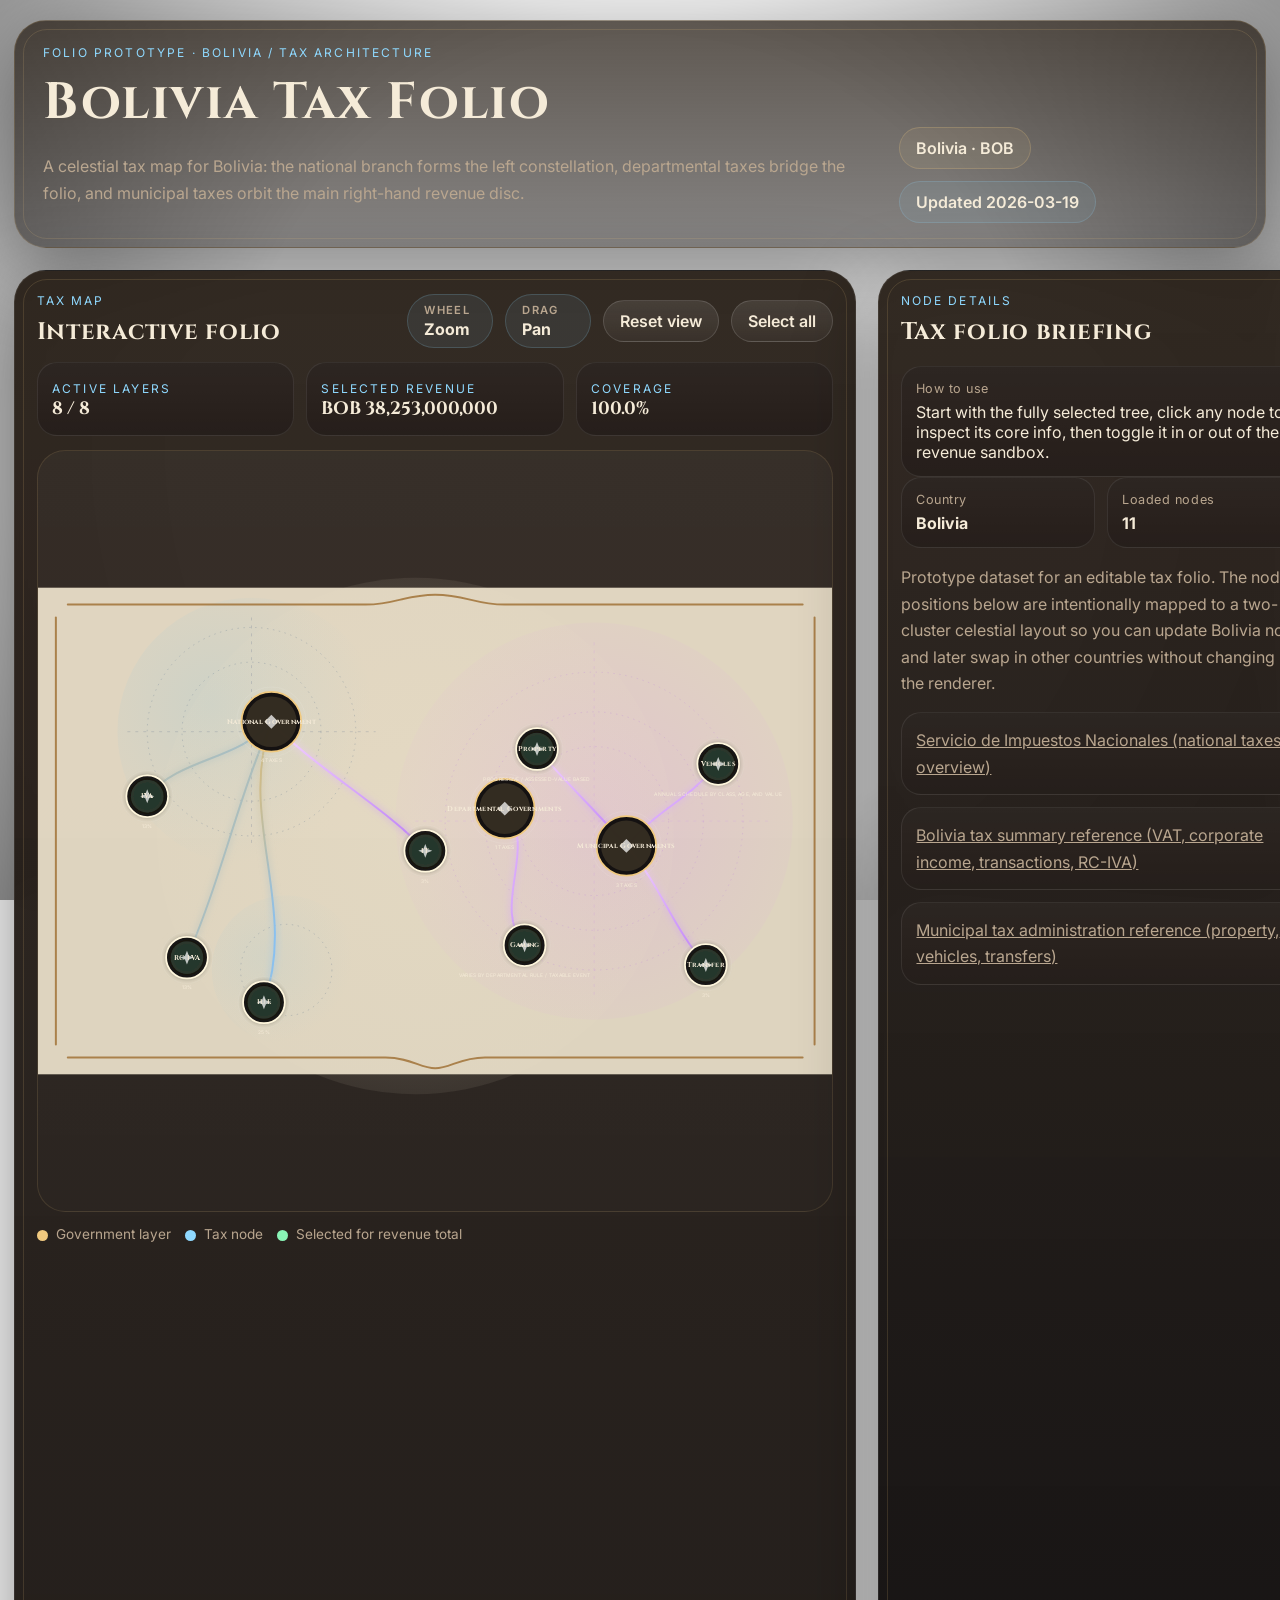
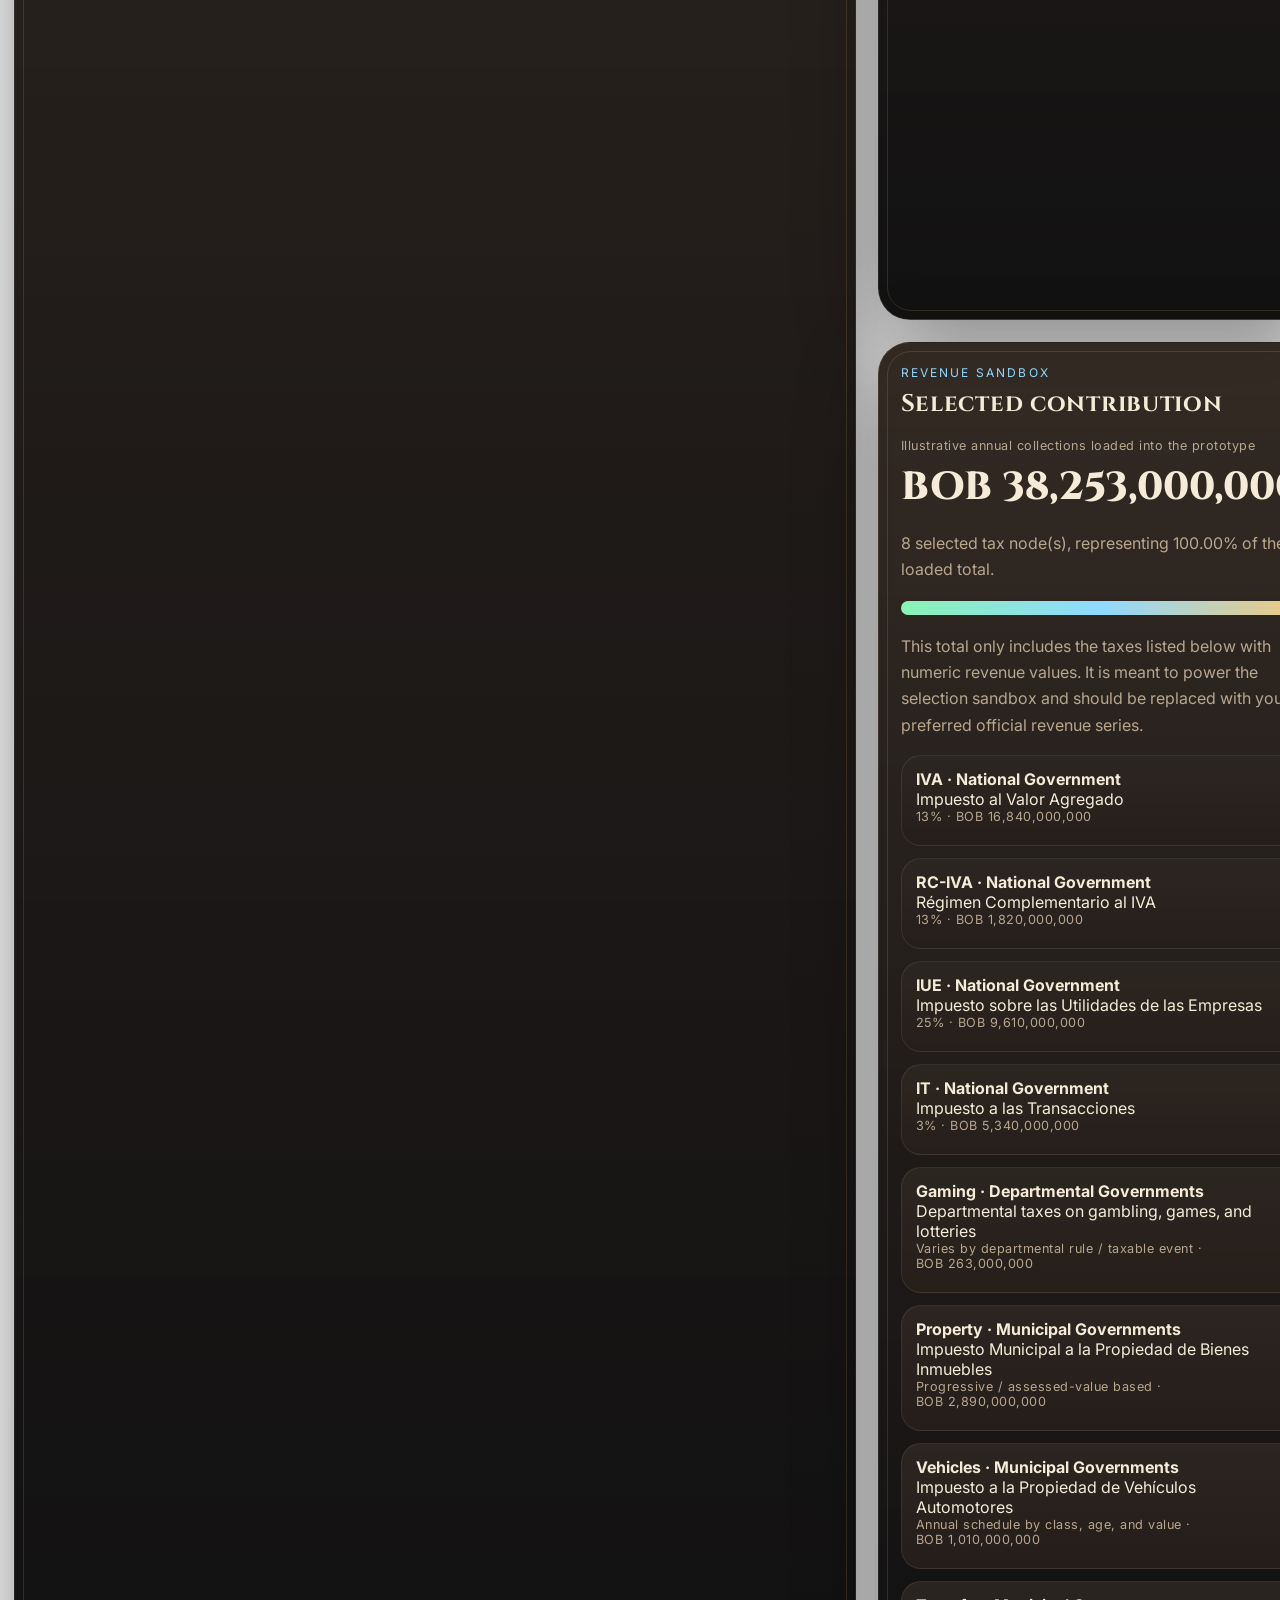
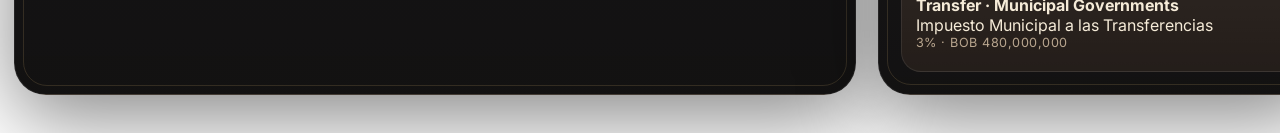
<file: index.html>
<!DOCTYPE html>
<html lang="en">
  <head>
    <meta charset="UTF-8" />
    <meta name="viewport" content="width=device-width, initial-scale=1.0" />
    <title>Tax Folios | Bolivia</title>
    <link rel="preconnect" href="https://fonts.googleapis.com" />
    <link rel="preconnect" href="https://fonts.gstatic.com" crossorigin />
    <link
      href="https://fonts.googleapis.com/css2?family=Cinzel:wght@500;600;700&family=Inter:wght@400;500;600;700;800&display=swap"
      rel="stylesheet"
    />
    <link rel="stylesheet" href="styles.css" />
  </head>
  <body>
    <div class="app-shell">
      <header class="hero ornate-frame">
        <div>
          <p class="eyebrow">Folio prototype · Bolivia / tax architecture</p>
          <h1>Bolivia Tax Folio</h1>
          <p class="hero-copy">
            A celestial tax map for Bolivia: the national branch forms the left constellation,
            departmental taxes bridge the folio, and municipal taxes orbit the main right-hand
            revenue disc.
          </p>
        </div>
        <div class="hero-meta">
          <span id="country-pill" class="pill"></span>
          <span id="updated-pill" class="pill pill-secondary"></span>
        </div>
      </header>

      <main class="layout-grid">
        <section class="tree-panel glass-card ornate-frame">
          <div class="panel-header folio-header">
            <div>
              <p class="section-kicker">Tax map</p>
              <h2>Interactive folio</h2>
            </div>
            <div class="toolbar-cluster">
              <div class="control-pod">
                <span>Wheel</span>
                <strong>Zoom</strong>
              </div>
              <div class="control-pod">
                <span>Drag</span>
                <strong>Pan</strong>
              </div>
              <button id="reset-view-button" class="ghost-button">Reset view</button>
              <button id="reset-button" class="ghost-button">Select all</button>
            </div>
          </div>

          <div class="tree-hud">
            <div class="hud-card">
              <span class="hud-label">Active layers</span>
              <strong id="active-count">0 / 0</strong>
            </div>
            <div class="hud-card">
              <span class="hud-label">Selected revenue</span>
              <strong id="selected-revenue">--</strong>
            </div>
            <div class="hud-card">
              <span class="hud-label">Coverage</span>
              <strong id="coverage-value">--</strong>
            </div>
          </div>

          <div id="tree-viewport" class="tree-viewport" aria-label="Tax folio viewport">
            <svg id="tree-canvas" viewBox="0 0 1600 980" aria-labelledby="tree-title" role="img">
              <title id="tree-title">Bolivia tax skill tree</title>
              <defs>
                <filter id="glow" x="-50%" y="-50%" width="200%" height="200%">
                  <feGaussianBlur stdDeviation="7" result="coloredBlur"></feGaussianBlur>
                  <feMerge>
                    <feMergeNode in="coloredBlur"></feMergeNode>
                    <feMergeNode in="SourceGraphic"></feMergeNode>
                  </feMerge>
                </filter>
                <radialGradient id="paperGlow" cx="50%" cy="50%" r="65%">
                  <stop offset="0%" stop-color="#eadfc6" stop-opacity="0.36" />
                  <stop offset="100%" stop-color="#eadfc6" stop-opacity="0" />
                </radialGradient>
                <radialGradient id="leftClusterGlow" cx="35%" cy="40%" r="60%">
                  <stop offset="0%" stop-color="#87c5df" stop-opacity="0.23" />
                  <stop offset="100%" stop-color="#87c5df" stop-opacity="0" />
                </radialGradient>
                <radialGradient id="rightClusterGlow" cx="50%" cy="50%" r="66%">
                  <stop offset="0%" stop-color="#df8ff3" stop-opacity="0.26" />
                  <stop offset="100%" stop-color="#df8ff3" stop-opacity="0" />
                </radialGradient>
                <linearGradient id="leftLine" x1="0%" x2="100%" y1="0%" y2="100%">
                  <stop offset="0%" stop-color="#d7bb7d" />
                  <stop offset="100%" stop-color="#7fc1ff" />
                </linearGradient>
                <linearGradient id="rightLine" x1="0%" x2="100%" y1="0%" y2="100%">
                  <stop offset="0%" stop-color="#f8d7ff" />
                  <stop offset="100%" stop-color="#ba7df7" />
                </linearGradient>
              </defs>
              <g class="background-layer rendered">
                <rect x="0" y="0" width="1600" height="980" class="folio-paper"></rect>
                <circle cx="430" cy="290" r="270" class="left-disc"></circle>
                <circle cx="500" cy="770" r="150" class="left-disc small"></circle>
                <circle cx="1120" cy="470" r="400" class="right-disc"></circle>
                <circle cx="760" cy="500" r="520" class="paper-glow"></circle>
                <circle cx="430" cy="290" r="210" class="chart-ring left-ring"></circle>
                <circle cx="430" cy="290" r="140" class="chart-ring left-ring"></circle>
                <circle cx="500" cy="770" r="92" class="chart-ring left-ring"></circle>
                <circle cx="1120" cy="470" r="300" class="chart-ring right-ring"></circle>
                <circle cx="1120" cy="470" r="220" class="chart-ring right-ring"></circle>
                <circle cx="1120" cy="470" r="150" class="chart-ring right-ring"></circle>
                <path class="chart-axis left-axis" d="M430 60 L430 520 M180 290 L680 290"></path>
                <path class="chart-axis right-axis" d="M1120 110 L1120 830 M760 470 L1480 470"></path>
                <path class="frame-ornament top" d="M60 34 H660 C720 34 740 14 800 14 C860 14 880 34 940 34 H1540"></path>
                <path class="frame-ornament bottom" d="M60 946 H700 C750 946 770 968 800 968 C830 968 850 946 900 946 H1540"></path>
                <path class="frame-ornament left" d="M36 60 V920"></path>
                <path class="frame-ornament right" d="M1564 60 V920"></path>
              </g>
              <g id="pan-layer">
                <g id="tree-layer"></g>
              </g>
            </svg>
          </div>

          <div class="legend">
            <span><i class="legend-dot legend-group"></i>Government layer</span>
            <span><i class="legend-dot legend-tax"></i>Tax node</span>
            <span><i class="legend-dot legend-selected"></i>Selected for revenue total</span>
          </div>
        </section>

        <aside class="sidebar-stack">
          <section class="detail-panel glass-card ornate-frame">
            <div class="panel-header compact">
              <div>
                <p class="section-kicker">Node details</p>
                <h2 id="detail-title">Tax folio briefing</h2>
              </div>
            </div>
            <div id="detail-content" class="detail-content"></div>
          </section>

          <section class="summary-panel glass-card ornate-frame">
            <div class="panel-header compact">
              <div>
                <p class="section-kicker">Revenue sandbox</p>
                <h2>Selected contribution</h2>
              </div>
            </div>
            <div id="summary-content" class="summary-content"></div>
          </section>
        </aside>
      </main>
    </div>

    <script type="module" src="app.js"></script>
  </body>
</html>
</file>
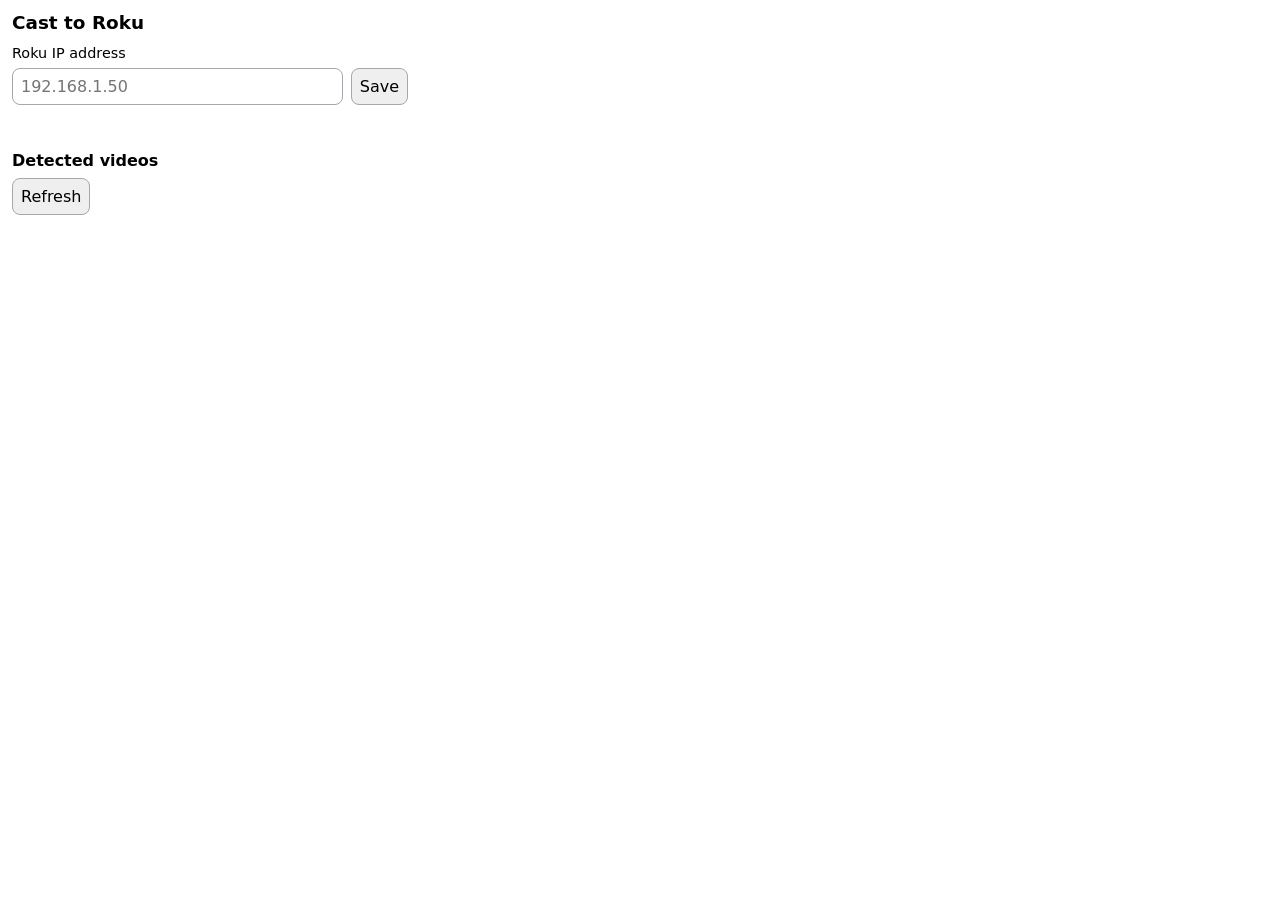
<file: popup.html>
<!doctype html>
<html lang="en">
  <head>
    <meta charset="utf-8" />
    <meta name="viewport" content="width=device-width, initial-scale=1" />
    <title>Cast to Roku</title>
    <link rel="stylesheet" href="popup.css" />
  </head>
  <body>
    <main>
      <h1>Cast to Roku</h1>

      <label for="rokuIp">Roku IP address</label>
      <div class="row">
        <input id="rokuIp" type="text" placeholder="192.168.1.50" />
        <button id="saveIp" type="button">Save</button>
      </div>

      <p id="status" role="status" aria-live="polite"></p>

      <h2>Detected videos</h2>
      <button id="refresh" type="button">Refresh</button>
      <ul id="videoList"></ul>
    </main>

    <template id="videoTemplate">
      <li>
        <div class="video-meta">
          <p class="video-title"></p>
          <p class="video-url"></p>
        </div>
        <button class="cast-btn" type="button">Cast</button>
      </li>
    </template>

    <script src="popup.js"></script>
  </body>
</html>
</file>
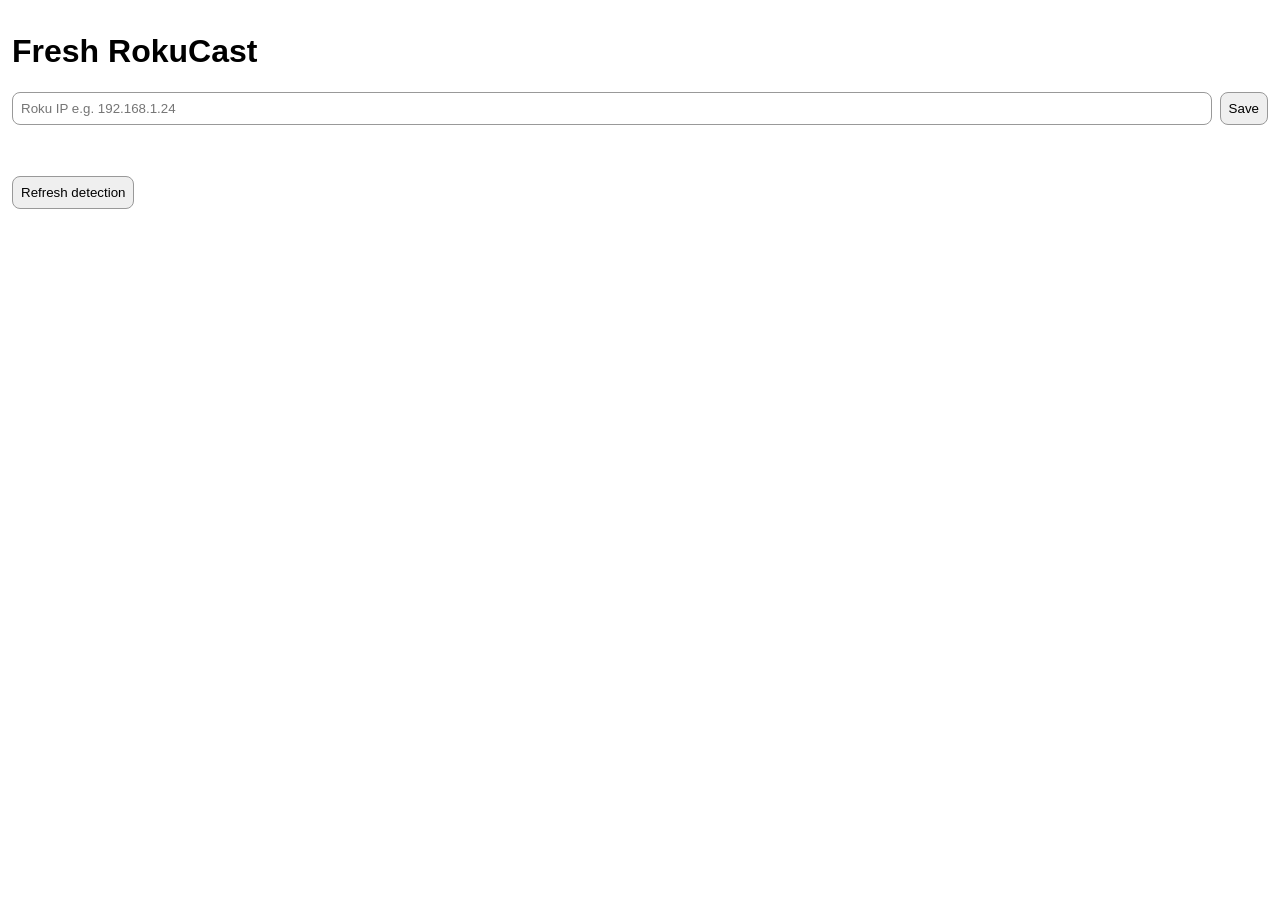
<file: fresh-rokucast/popup.html>
<!doctype html>
<html>
  <head>
    <meta charset="utf-8" />
    <meta name="viewport" content="width=device-width,initial-scale=1" />
    <title>Fresh RokuCast</title>
    <link rel="stylesheet" href="popup.css" />
  </head>
  <body>
    <main>
      <h1>Fresh RokuCast</h1>
      <div class="row">
        <input id="ip" placeholder="Roku IP e.g. 192.168.1.24" />
        <button id="save">Save</button>
      </div>
      <p id="status"></p>
      <button id="refresh">Refresh detection</button>
      <ul id="media"></ul>
    </main>
    <template id="itemTpl">
      <li>
        <div>
          <p class="title"></p>
          <p class="url"></p>
        </div>
        <button class="cast">Cast</button>
      </li>
    </template>
    <script src="popup.js"></script>
  </body>
</html>
</file>
<file: styles.css>
:root {
  --bg: #0d0a08;
  --panel: rgba(22, 17, 15, 0.82);
  --panel-strong: rgba(34, 27, 23, 0.94);
  --text: #f5ebd8;
  --muted: #b9a68f;
  --gold: #f0c97f;
  --cyan: #8fd9ff;
  --violet: #d597ff;
  --success: #89f4b6;
  --shadow: 0 22px 80px rgba(0, 0, 0, 0.48);
}

* {
  box-sizing: border-box;
}

html,
body {
  margin: 0;
  min-height: 100%;
}

body {
  font-family: 'Inter', sans-serif;
  color: var(--text);
  background:
    radial-gradient(circle at top, rgba(191, 147, 81, 0.28), transparent 28%),
    radial-gradient(circle at right 18% center, rgba(168, 109, 201, 0.18), transparent 26%),
    linear-gradient(165deg, #080605 0%, #15100c 42%, #06080d 100%);
}

body::before,
body::after {
  content: '';
  position: fixed;
  inset: 0;
  pointer-events: none;
}

body::before {
  background-image:
    linear-gradient(rgba(255,255,255,0.022) 1px, transparent 1px),
    linear-gradient(90deg, rgba(255,255,255,0.022) 1px, transparent 1px);
  background-size: 44px 44px;
  mask-image: radial-gradient(circle at center, black 48%, transparent 92%);
}

body::after {
  background: radial-gradient(circle at center, transparent 52%, rgba(0, 0, 0, 0.4) 100%);
}

button,
input {
  font: inherit;
}

.app-shell {
  width: min(1560px, calc(100vw - 28px));
  margin: 0 auto;
  padding: 20px 0 38px;
}

.hero,
.layout-grid {
  position: relative;
  z-index: 1;
}

.ornate-frame {
  position: relative;
}

.ornate-frame::before {
  content: '';
  position: absolute;
  inset: 8px;
  border: 1px solid rgba(240, 201, 127, 0.15);
  border-radius: 24px;
  pointer-events: none;
}

.hero {
  display: flex;
  justify-content: space-between;
  gap: 24px;
  align-items: flex-end;
  margin-bottom: 22px;
  padding: 24px 28px;
  background: linear-gradient(180deg, rgba(38, 29, 20, 0.74), rgba(14, 10, 8, 0.5));
  border: 1px solid rgba(240, 201, 127, 0.16);
  border-radius: 32px;
  box-shadow: var(--shadow);
}

.eyebrow,
.section-kicker,
.hud-label {
  margin: 0 0 8px;
  text-transform: uppercase;
  letter-spacing: 0.18em;
  font-size: 0.75rem;
  color: var(--cyan);
}

.hero h1,
.panel-header h2 {
  margin: 0;
  font-family: 'Cinzel', serif;
  letter-spacing: 0.03em;
}

.hero h1 {
  font-size: clamp(2.2rem, 4vw, 4.15rem);
}

.hero-copy {
  max-width: 840px;
  color: var(--muted);
  line-height: 1.7;
}

.hero-meta,
.toolbar-cluster {
  display: flex;
  gap: 12px;
  flex-wrap: wrap;
  align-items: center;
}

.pill,
.control-pod {
  padding: 10px 16px;
  border-radius: 999px;
  border: 1px solid rgba(240, 201, 127, 0.22);
  background: rgba(240, 201, 127, 0.08);
  font-weight: 600;
}

.pill-secondary,
.control-pod {
  background: rgba(143, 217, 255, 0.08);
  border-color: rgba(143, 217, 255, 0.18);
}

.control-pod {
  display: grid;
  gap: 2px;
  min-width: 86px;
  padding-block: 8px;
}

.control-pod span {
  color: var(--muted);
  font-size: 0.7rem;
  letter-spacing: 0.12em;
  text-transform: uppercase;
}

.layout-grid {
  display: grid;
  grid-template-columns: minmax(0, 2fr) minmax(350px, 0.92fr);
  gap: 22px;
}

.glass-card {
  background:
    linear-gradient(180deg, rgba(46, 36, 27, 0.72), rgba(12, 11, 12, 0.88)),
    var(--panel);
  border: 1px solid rgba(255,255,255,0.08);
  border-radius: 32px;
  box-shadow: var(--shadow);
  backdrop-filter: blur(16px);
}

.tree-panel,
.sidebar-stack {
  min-height: 900px;
}

.tree-panel,
.detail-panel,
.summary-panel {
  padding: 22px;
}

.sidebar-stack {
  display: grid;
  gap: 22px;
  grid-template-rows: 1.22fr 0.78fr;
}

.panel-header {
  display: flex;
  justify-content: space-between;
  align-items: center;
  gap: 12px;
  margin-bottom: 14px;
}

.panel-header.compact {
  margin-bottom: 18px;
}

.ghost-button {
  appearance: none;
  border: 1px solid rgba(255,255,255,0.14);
  color: var(--text);
  background: linear-gradient(180deg, rgba(255,255,255,0.1), rgba(255,255,255,0.03));
  border-radius: 999px;
  padding: 10px 16px;
  font-weight: 600;
  cursor: pointer;
  transition: transform 160ms ease, border-color 160ms ease, background 160ms ease;
}

.ghost-button:hover {
  transform: translateY(-1px);
  border-color: rgba(240, 201, 127, 0.34);
  background: linear-gradient(180deg, rgba(240, 201, 127, 0.18), rgba(255,255,255,0.05));
}

.tree-hud {
  display: grid;
  grid-template-columns: repeat(3, minmax(0, 1fr));
  gap: 12px;
  margin-bottom: 14px;
}

.hud-card,
.meta-card,
.source-item,
.selection-item,
.info-banner {
  background:
    linear-gradient(180deg, rgba(255,255,255,0.05), rgba(255,255,255,0.02)),
    var(--panel-strong);
  border: 1px solid rgba(255,255,255,0.08);
  border-radius: 20px;
  padding: 14px;
}

.hud-card strong {
  display: block;
  font-size: 1.12rem;
  font-family: 'Cinzel', serif;
}

.tree-viewport {
  min-height: 760px;
  overflow: hidden;
  border-radius: 28px;
  border: 1px solid rgba(240, 201, 127, 0.12);
  background: linear-gradient(180deg, rgba(255,255,255,0.03), rgba(255,255,255,0.01));
  cursor: grab;
}

.tree-viewport.dragging {
  cursor: grabbing;
}

#tree-canvas {
  width: 100%;
  height: 760px;
  display: block;
}

.folio-paper {
  fill: #e6dcc6;
  opacity: 0.96;
}

.left-disc {
  fill: url(#leftClusterGlow);
  opacity: 0.9;
}

.left-disc.small {
  opacity: 0.7;
}

.right-disc {
  fill: url(#rightClusterGlow);
  opacity: 0.95;
}

.paper-glow {
  fill: url(#paperGlow);
}

.chart-ring,
.chart-axis,
.frame-ornament {
  fill: none;
}

.chart-ring {
  stroke-width: 1.4;
  stroke-dasharray: 3 9;
}

.left-ring {
  stroke: rgba(100, 118, 145, 0.42);
}

.right-ring {
  stroke: rgba(189, 135, 217, 0.4);
}

.chart-axis {
  stroke-width: 1.3;
  stroke-dasharray: 6 10;
}

.left-axis {
  stroke: rgba(110, 120, 145, 0.42);
}

.right-axis {
  stroke: rgba(206, 144, 231, 0.34);
}

.frame-ornament {
  stroke: rgba(159, 112, 50, 0.82);
  stroke-width: 4;
  stroke-linecap: round;
}

.link-line {
  fill: none;
  stroke-width: 4;
  stroke-linecap: round;
  opacity: 0.46;
}

.link-line.left-link {
  stroke: url(#leftLine);
}

.link-line.right-link {
  stroke: url(#rightLine);
}

.link-line.active,
.link-line.selected {
  opacity: 1;
  filter: url(#glow);
}

.node {
  cursor: pointer;
}

.node-ring {
  fill: rgba(17, 14, 14, 0.98);
  stroke-width: 3.5;
}

.node-border {
  fill: none;
  stroke: rgba(255,255,255,0.15);
  stroke-width: 1.2;
}

.node-core {
  fill: rgba(255,255,255,0.08);
}

.node-sigil {
  fill: rgba(255,255,255,0.72);
}

.node text {
  fill: var(--text);
  text-anchor: middle;
  pointer-events: none;
}

.node-label {
  font-family: 'Cinzel', serif;
  font-weight: 700;
  font-size: 14px;
  letter-spacing: 0.04em;
}

.node-value {
  fill: var(--muted);
  font-size: 10px;
  letter-spacing: 0.06em;
  text-transform: uppercase;
}

.node.group .node-ring {
  stroke: var(--gold);
}

.node.group .node-core {
  fill: rgba(240, 201, 127, 0.14);
}

.node.tax .node-ring {
  stroke: var(--cyan);
}

.node.municipal-tax .node-ring,
.node.departmental-tax .node-ring {
  stroke: var(--violet);
}

.node.tax .node-core {
  fill: rgba(143, 217, 255, 0.12);
}

.node.municipal-tax .node-core,
.node.departmental-tax .node-core {
  fill: rgba(213, 151, 255, 0.13);
}

.node.active .node-ring,
.node.selected .node-ring {
  stroke: #fff7dd;
  filter: url(#glow);
}

.node.selected .node-core {
  fill: rgba(137, 244, 182, 0.18);
}

.legend {
  display: flex;
  gap: 14px;
  flex-wrap: wrap;
  color: var(--muted);
  font-size: 0.85rem;
  margin-top: 14px;
}

.legend-dot {
  display: inline-block;
  width: 11px;
  height: 11px;
  border-radius: 50%;
  margin-right: 8px;
  vertical-align: middle;
}

.legend-group { background: var(--gold); }
.legend-tax { background: var(--cyan); }
.legend-selected { background: var(--success); }

.meta-grid,
.source-list,
.selection-list {
  display: grid;
  gap: 12px;
}

.meta-grid {
  grid-template-columns: repeat(2, minmax(0, 1fr));
}

.meta-card span,
.muted-label,
.info-banner span {
  display: block;
  color: var(--muted);
  font-size: 0.79rem;
  margin-bottom: 6px;
  letter-spacing: 0.04em;
}

.detail-copy,
.source-item,
.summary-copy,
.bullet-list {
  color: var(--muted);
  line-height: 1.65;
}

.bullet-list {
  margin: 16px 0 0;
  padding-left: 18px;
}

.bullet-list li + li {
  margin-top: 8px;
}

.summary-total {
  font-size: 2.45rem;
  font-weight: 800;
  font-family: 'Cinzel', serif;
  margin: 8px 0;
}

.progress-shell {
  margin: 18px 0;
  border-radius: 999px;
  overflow: hidden;
  background: rgba(255,255,255,0.08);
  height: 14px;
}

.progress-bar {
  height: 100%;
  background: linear-gradient(90deg, var(--success), var(--cyan), var(--gold));
}

.toggle-button {
  width: 100%;
  margin: 18px 0 4px;
}

.empty-state {
  color: var(--muted);
  border: 1px dashed rgba(255,255,255,0.12);
  border-radius: 20px;
  padding: 18px;
}

@media (max-width: 1180px) {
  .layout-grid {
    grid-template-columns: 1fr;
  }

  .tree-panel,
  .sidebar-stack {
    min-height: auto;
  }
}

@media (max-width: 840px) {
  .app-shell {
    width: min(100vw - 18px, 1560px);
    padding-top: 14px;
  }

  .hero,
  .panel-header {
    flex-direction: column;
    align-items: flex-start;
  }

  .tree-hud,
  .meta-grid {
    grid-template-columns: 1fr;
  }

  .tree-viewport,
  #tree-canvas {
    min-height: 560px;
    height: 560px;
  }
}
</file>
<file: popup.css>
:root {
  color-scheme: light dark;
  font-family: Inter, system-ui, -apple-system, Segoe UI, Roboto, sans-serif;
}

body {
  margin: 0;
  min-width: 360px;
  max-width: 420px;
}

main {
  padding: 12px;
}

h1 {
  margin: 0 0 10px;
  font-size: 1.15rem;
}

h2 {
  margin: 16px 0 8px;
  font-size: 1rem;
}

label {
  font-size: 0.9rem;
}

.row {
  display: grid;
  gap: 8px;
  grid-template-columns: 1fr auto;
  margin-top: 6px;
}

input,
button {
  border: 1px solid #a5a7ad;
  border-radius: 8px;
  font: inherit;
  padding: 8px;
}

button {
  cursor: pointer;
}

#status {
  font-size: 0.85rem;
  min-height: 1.2em;
}

#videoList {
  display: grid;
  gap: 8px;
  list-style: none;
  margin: 10px 0 0;
  padding: 0;
}

#videoList li {
  align-items: start;
  border: 1px solid #a5a7ad66;
  border-radius: 8px;
  display: grid;
  gap: 8px;
  grid-template-columns: 1fr auto;
  padding: 8px;
}

.video-title {
  font-size: 0.9rem;
  font-weight: 600;
  margin: 0;
}

.video-url {
  font-size: 0.75rem;
  margin: 4px 0 0;
  overflow-wrap: anywhere;
}
</file>
<file: fresh-rokucast/popup.css>
body { font-family: Arial, sans-serif; margin: 0; min-width: 390px; }
main { padding: 12px; }
.row { display: grid; gap: 8px; grid-template-columns: 1fr auto; }
input, button { padding: 8px; border-radius: 8px; border: 1px solid #999; }
#media { list-style: none; padding: 0; margin: 12px 0 0; display: grid; gap: 8px; }
#media li { display: grid; grid-template-columns: 1fr auto; gap: 8px; border: 1px solid #bbb; border-radius: 8px; padding: 8px; }
.title { font-weight: 700; margin: 0; font-size: 13px; }
.url { margin: 4px 0 0; font-size: 11px; overflow-wrap: anywhere; }
#status { min-height: 1.2em; }
</file>
